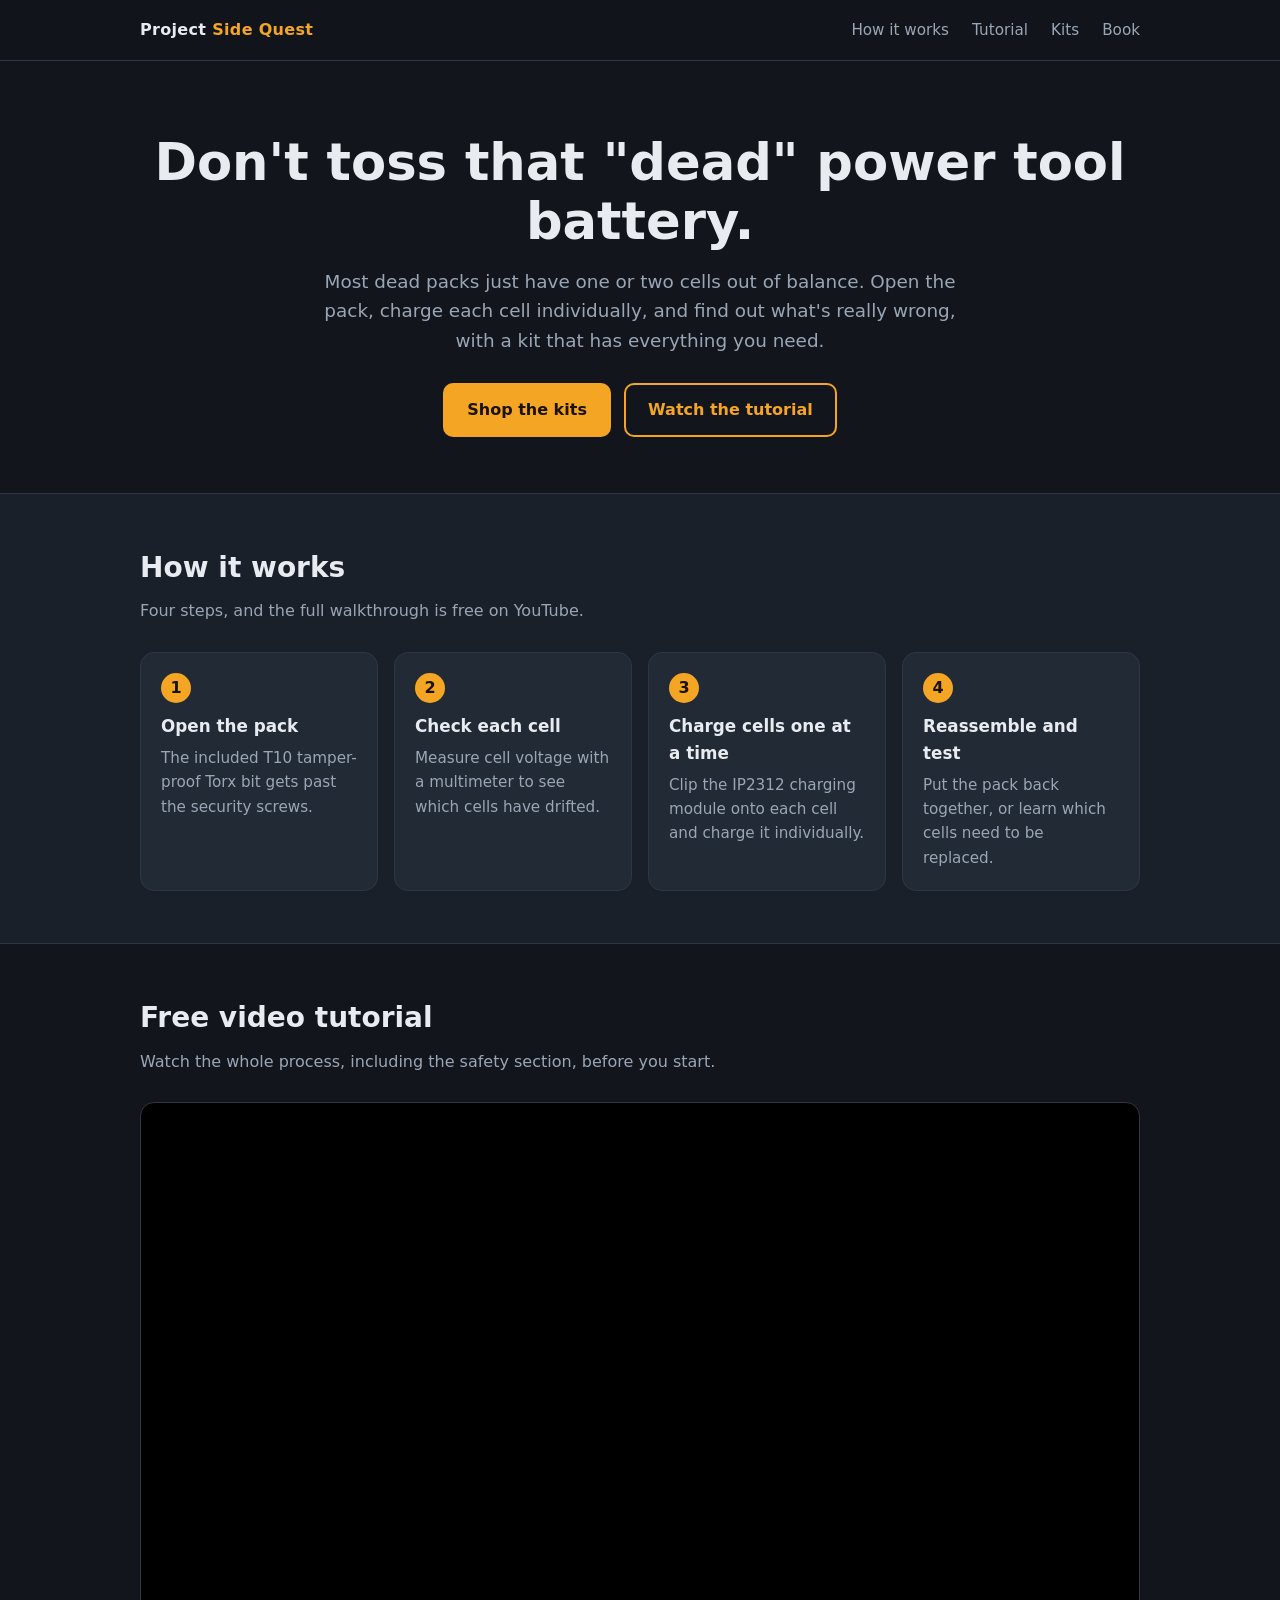
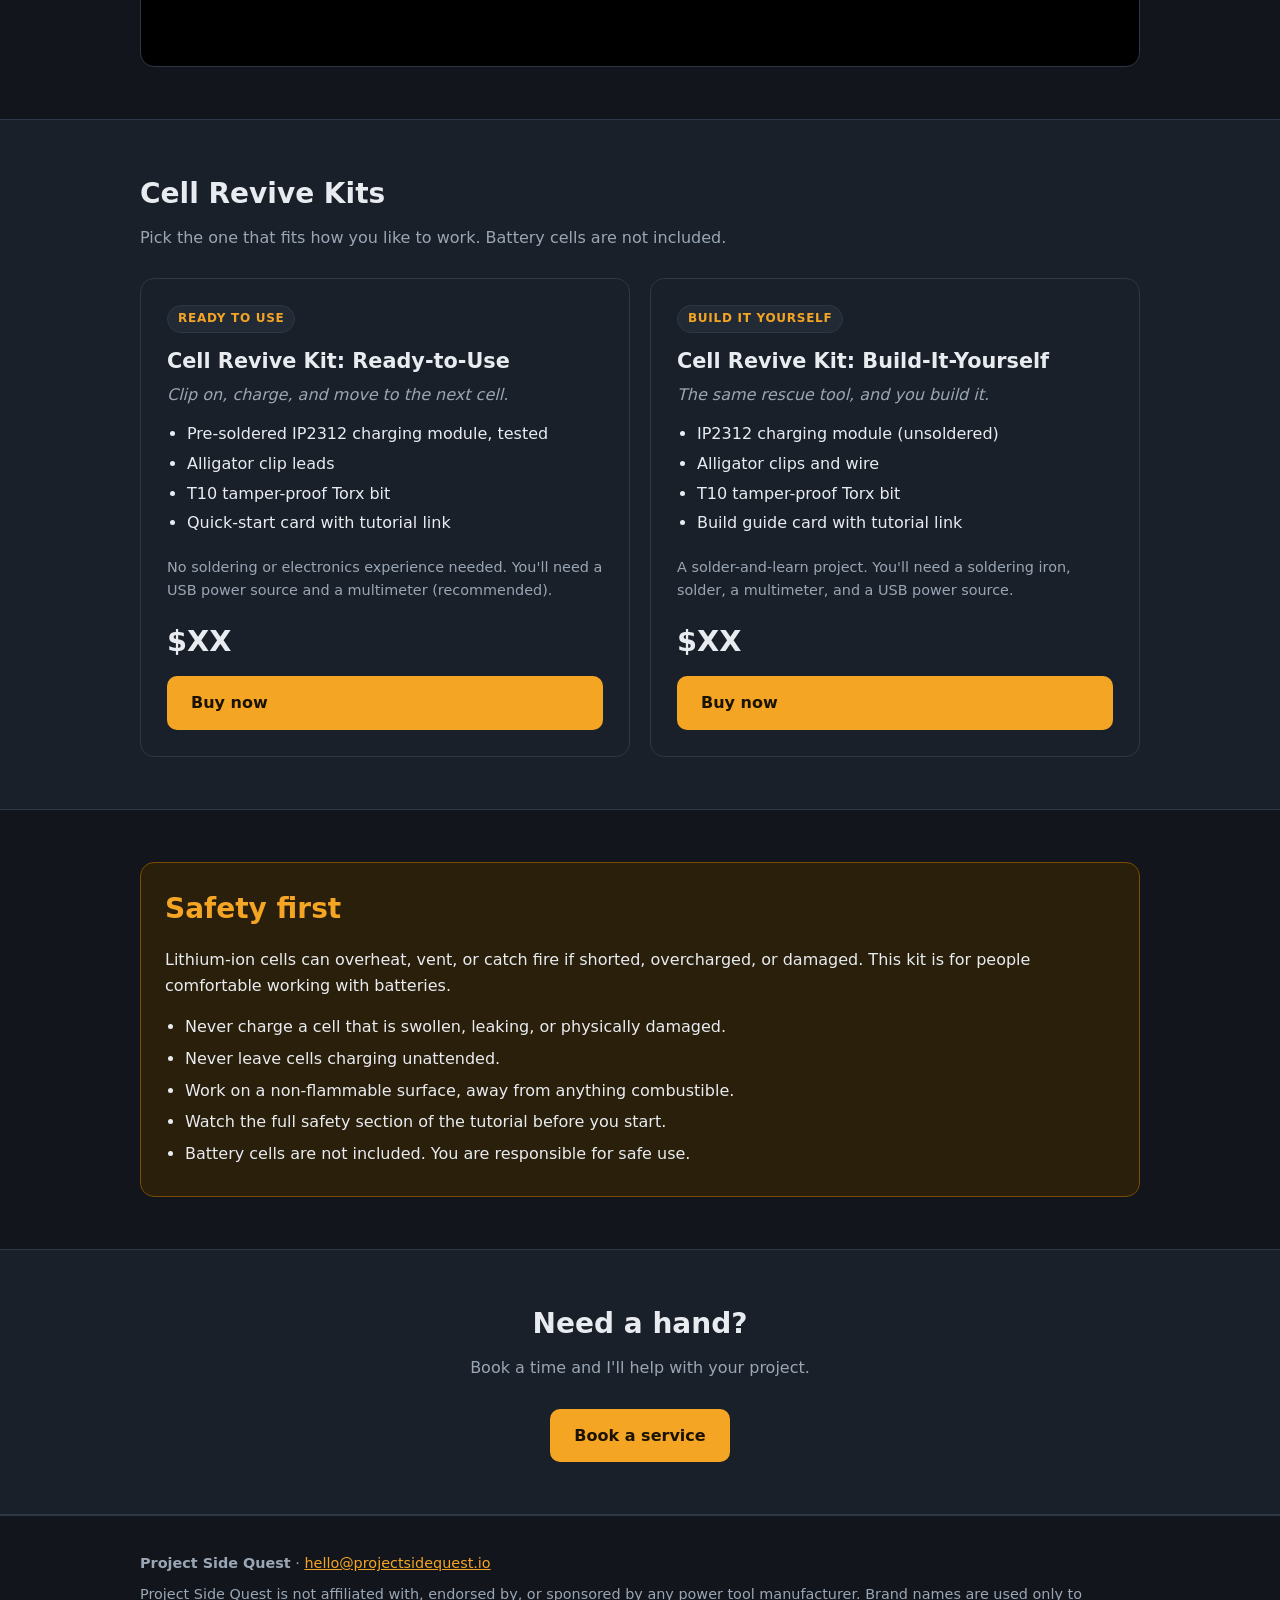
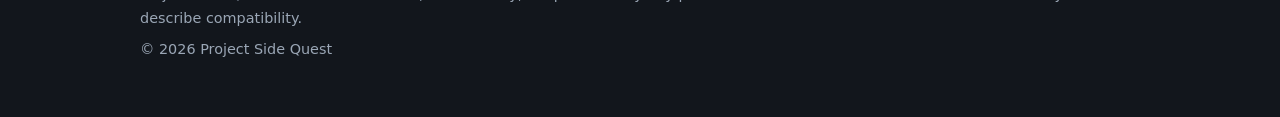
<file: index.html>
<!doctype html>
<html lang="en">
<head>
  <meta charset="utf-8">
  <meta name="viewport" content="width=device-width, initial-scale=1">
  <title>Project Side Quest | Power Tool Battery Revival Kits</title>
  <meta name="description" content="Open your power tool battery pack and charge each cell individually. Cell Revive Kits with free video tutorials, ready-to-use or build-it-yourself.">
  <link rel="stylesheet" href="style.css">
</head>
<body>

<header class="site">
  <div class="wrap">
    <a class="brand" href="#top">Project <span>Side Quest</span></a>
    <nav>
      <a href="#how">How it works</a>
      <a href="#video">Tutorial</a>
      <a href="#kits">Kits</a>
      <a href="#book">Book</a>
    </nav>
  </div>
</header>

<main id="top">

  <!-- HERO -->
  <div class="wrap hero">
    <h1>Don't toss that "dead" power tool battery.</h1>
    <p class="lead">Most dead packs just have one or two cells out of balance. Open the pack, charge each cell individually, and find out what's really wrong, with a kit that has everything you need.</p>
    <a class="btn" href="#kits">Shop the kits</a>
    <a class="btn ghost" href="#video">Watch the tutorial</a>
  </div>

  <!-- HOW IT WORKS -->
  <section id="how" class="alt">
    <div class="wrap">
      <h2>How it works</h2>
      <p class="sub">Four steps, and the full walkthrough is free on YouTube.</p>
      <div class="steps">
        <div class="step">
          <h3>Open the pack</h3>
          <p>The included T10 tamper-proof Torx bit gets past the security screws.</p>
        </div>
        <div class="step">
          <h3>Check each cell</h3>
          <p>Measure cell voltage with a multimeter to see which cells have drifted.</p>
        </div>
        <div class="step">
          <h3>Charge cells one at a time</h3>
          <p>Clip the IP2312 charging module onto each cell and charge it individually.</p>
        </div>
        <div class="step">
          <h3>Reassemble and test</h3>
          <p>Put the pack back together, or learn which cells need to be replaced.</p>
        </div>
      </div>
    </div>
  </section>

  <!-- VIDEO -->
  <section id="video">
    <div class="wrap">
      <h2>Free video tutorial</h2>
      <p class="sub">Watch the whole process, including the safety section, before you start.</p>
      <div class="video">
        <!-- Replace YOUTUBE_VIDEO_ID with your video's ID (the part after v= in the URL) -->
        <iframe src="https://www.youtube-nocookie.com/embed/YOUTUBE_VIDEO_ID"
                title="Project Side Quest battery revival tutorial"
                loading="lazy"
                allow="accelerometer; encrypted-media; gyroscope; picture-in-picture"
                allowfullscreen></iframe>
      </div>
    </div>
  </section>

  <!-- KITS -->
  <section id="kits" class="alt">
    <div class="wrap">
      <h2>Cell Revive Kits</h2>
      <p class="sub">Pick the one that fits how you like to work. Battery cells are not included.</p>

      <div class="cards">

        <article class="card">
          <span class="badge">Ready to use</span>
          <h3>Cell Revive Kit: Ready-to-Use</h3>
          <p class="tag">Clip on, charge, and move to the next cell.</p>
          <ul>
            <li>Pre-soldered IP2312 charging module, tested</li>
            <li>Alligator clip leads</li>
            <li>T10 tamper-proof Torx bit</li>
            <li>Quick-start card with tutorial link</li>
          </ul>
          <p class="note">No soldering or electronics experience needed. You'll need a USB power source and a multimeter (recommended).</p>
          <div class="price">$XX</div>
          <!-- Replace with your Stripe Payment Link -->
          <a class="btn" href="STRIPE_LINK_READY">Buy now</a>
        </article>

        <article class="card">
          <span class="badge">Build it yourself</span>
          <h3>Cell Revive Kit: Build-It-Yourself</h3>
          <p class="tag">The same rescue tool, and you build it.</p>
          <ul>
            <li>IP2312 charging module (unsoldered)</li>
            <li>Alligator clips and wire</li>
            <li>T10 tamper-proof Torx bit</li>
            <li>Build guide card with tutorial link</li>
          </ul>
          <p class="note">A solder-and-learn project. You'll need a soldering iron, solder, a multimeter, and a USB power source.</p>
          <div class="price">$XX</div>
          <!-- Replace with your Stripe Payment Link -->
          <a class="btn" href="STRIPE_LINK_DIY">Buy now</a>
        </article>

      </div>
    </div>
  </section>

  <!-- SAFETY -->
  <section>
    <div class="wrap">
      <div class="safety">
        <h2>Safety first</h2>
        <p>Lithium-ion cells can overheat, vent, or catch fire if shorted, overcharged, or damaged. This kit is for people comfortable working with batteries.</p>
        <ul>
          <li>Never charge a cell that is swollen, leaking, or physically damaged.</li>
          <li>Never leave cells charging unattended.</li>
          <li>Work on a non-flammable surface, away from anything combustible.</li>
          <li>Watch the full safety section of the tutorial before you start.</li>
          <li>Battery cells are not included. You are responsible for safe use.</li>
        </ul>
      </div>
    </div>
  </section>

  <!-- BOOKING -->
  <section id="book" class="alt">
    <div class="wrap" style="text-align:center">
      <h2>Need a hand?</h2>
      <p class="sub">Book a time and I'll help with your project.</p>
      <!-- Replace with your Cal.com or Calendly link -->
      <a class="btn" href="CAL_LINK">Book a service</a>
    </div>
  </section>

</main>

<footer>
  <div class="wrap">
    <p><strong>Project Side Quest</strong> &middot; <a href="mailto:hello@projectsidequest.io">hello@projectsidequest.io</a></p>
    <p>Project Side Quest is not affiliated with, endorsed by, or sponsored by any power tool manufacturer. Brand names are used only to describe compatibility.</p>
    <p>&copy; 2026 Project Side Quest</p>
  </div>
</footer>

</body>
</html>
</file>
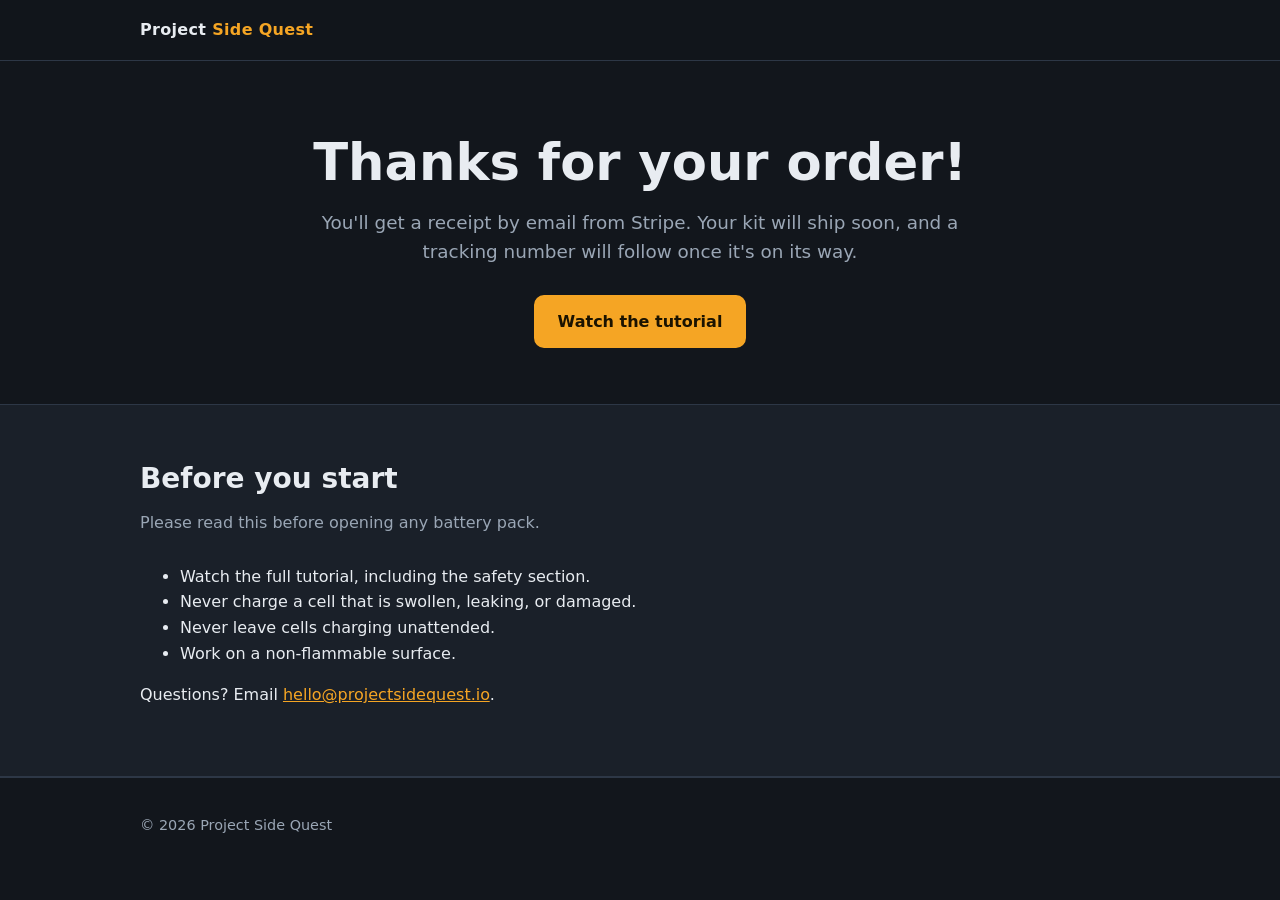
<file: thank-you.html>
<!doctype html>
<html lang="en">
<head>
  <meta charset="utf-8">
  <meta name="viewport" content="width=device-width, initial-scale=1">
  <meta name="robots" content="noindex">
  <title>Thank you | Project Side Quest</title>
  <link rel="stylesheet" href="style.css">
</head>
<body>

<header class="site">
  <div class="wrap">
    <a class="brand" href="/">Project <span>Side Quest</span></a>
  </div>
</header>

<main>
  <div class="wrap hero">
    <h1>Thanks for your order!</h1>
    <p class="lead">You'll get a receipt by email from Stripe. Your kit will ship soon, and a tracking number will follow once it's on its way.</p>
    <a class="btn" href="/#video">Watch the tutorial</a>
  </div>

  <section class="alt">
    <div class="wrap">
      <h2>Before you start</h2>
      <p class="sub">Please read this before opening any battery pack.</p>
      <ul>
        <li>Watch the full tutorial, including the safety section.</li>
        <li>Never charge a cell that is swollen, leaking, or damaged.</li>
        <li>Never leave cells charging unattended.</li>
        <li>Work on a non-flammable surface.</li>
      </ul>
      <p>Questions? Email <a href="mailto:hello@projectsidequest.io">hello@projectsidequest.io</a>.</p>
    </div>
  </section>
</main>

<footer>
  <div class="wrap">
    <p>&copy; 2026 Project Side Quest</p>
  </div>
</footer>

</body>
</html>
</file>
<file: style.css>
:root {
  --bg: #12161c;
  --panel: #1a2029;
  --panel-2: #222a36;
  --text: #e8ecf1;
  --muted: #9aa6b5;
  --accent: #f5a524;
  --accent-ink: #1b1300;
  --border: #2d3746;
  --radius: 14px;
}

* { box-sizing: border-box; }

html { scroll-behavior: smooth; }

body {
  margin: 0;
  background: var(--bg);
  color: var(--text);
  font-family: system-ui, -apple-system, "Segoe UI", Roboto, sans-serif;
  line-height: 1.6;
}

a { color: var(--accent); }

.wrap {
  max-width: 1040px;
  margin: 0 auto;
  padding: 0 20px;
}

/* Header */
header.site {
  position: sticky;
  top: 0;
  z-index: 10;
  background: rgba(18, 22, 28, 0.92);
  backdrop-filter: blur(8px);
  border-bottom: 1px solid var(--border);
}

header.site .wrap {
  display: flex;
  align-items: center;
  justify-content: space-between;
  height: 60px;
}

.brand {
  font-weight: 800;
  letter-spacing: 0.02em;
  color: var(--text);
  text-decoration: none;
}

.brand span { color: var(--accent); }

nav a {
  color: var(--muted);
  text-decoration: none;
  margin-left: 18px;
  font-size: 0.95rem;
}

nav a:hover { color: var(--text); }

/* Hero */
.hero {
  padding: 72px 0 56px;
  text-align: center;
}

.hero h1 {
  font-size: clamp(2rem, 5vw, 3.2rem);
  line-height: 1.15;
  margin: 0 0 16px;
}

.hero p.lead {
  max-width: 640px;
  margin: 0 auto 28px;
  color: var(--muted);
  font-size: 1.15rem;
}

.btn {
  display: inline-block;
  padding: 12px 22px;
  border-radius: 10px;
  font-weight: 700;
  text-decoration: none;
  border: 2px solid var(--accent);
  background: var(--accent);
  color: var(--accent-ink);
}

.btn:hover { filter: brightness(1.08); }

.btn.ghost {
  background: transparent;
  color: var(--accent);
  margin-left: 8px;
}

/* Sections */
section { padding: 52px 0; }

section h2 {
  font-size: 1.75rem;
  margin: 0 0 8px;
}

.sub {
  color: var(--muted);
  margin: 0 0 28px;
}

.alt { background: var(--panel); border-top: 1px solid var(--border); border-bottom: 1px solid var(--border); }

/* Steps */
.steps {
  display: grid;
  grid-template-columns: repeat(auto-fit, minmax(220px, 1fr));
  gap: 16px;
  counter-reset: step;
}

.step {
  background: var(--panel-2);
  border: 1px solid var(--border);
  border-radius: var(--radius);
  padding: 20px;
  counter-increment: step;
}

.step::before {
  content: counter(step);
  display: inline-grid;
  place-items: center;
  width: 30px;
  height: 30px;
  border-radius: 50%;
  background: var(--accent);
  color: var(--accent-ink);
  font-weight: 800;
  margin-bottom: 10px;
}

.step h3 { margin: 0 0 6px; font-size: 1.05rem; }
.step p { margin: 0; color: var(--muted); font-size: 0.95rem; }

/* Video */
.video {
  position: relative;
  padding-bottom: 56.25%;
  height: 0;
  border-radius: var(--radius);
  overflow: hidden;
  border: 1px solid var(--border);
  background: #000;
}

.video iframe {
  position: absolute;
  inset: 0;
  width: 100%;
  height: 100%;
  border: 0;
}

/* Products */
.cards {
  display: grid;
  grid-template-columns: repeat(auto-fit, minmax(300px, 1fr));
  gap: 20px;
}

.card {
  background: var(--panel);
  border: 1px solid var(--border);
  border-radius: var(--radius);
  padding: 26px;
  display: flex;
  flex-direction: column;
}

.card h3 { margin: 0 0 4px; font-size: 1.3rem; }
.card .tag { color: var(--muted); margin: 0 0 14px; font-style: italic; }
.card ul { padding-left: 20px; margin: 0 0 16px; }
.card li { margin-bottom: 4px; }
.card .price { font-size: 1.8rem; font-weight: 800; margin: auto 0 12px; }
.card .note { color: var(--muted); font-size: 0.9rem; margin: 0 0 16px; }

.badge {
  align-self: flex-start;
  font-size: 0.75rem;
  font-weight: 700;
  letter-spacing: 0.06em;
  text-transform: uppercase;
  background: var(--panel-2);
  border: 1px solid var(--border);
  color: var(--accent);
  padding: 3px 10px;
  border-radius: 999px;
  margin-bottom: 12px;
}

/* Safety */
.safety {
  border: 1px solid #7a4b00;
  background: #2a1f0a;
  border-radius: var(--radius);
  padding: 24px;
}

.safety h2 { color: var(--accent); }
.safety ul { margin: 0; padding-left: 20px; }
.safety li { margin-bottom: 6px; }

/* Footer */
footer {
  padding: 36px 0 48px;
  color: var(--muted);
  font-size: 0.9rem;
  border-top: 1px solid var(--border);
}

footer p { margin: 0 0 8px; }

@media (max-width: 560px) {
  nav a { margin-left: 12px; font-size: 0.85rem; }
  .btn.ghost { margin-left: 0; margin-top: 10px; }
}
</file>
